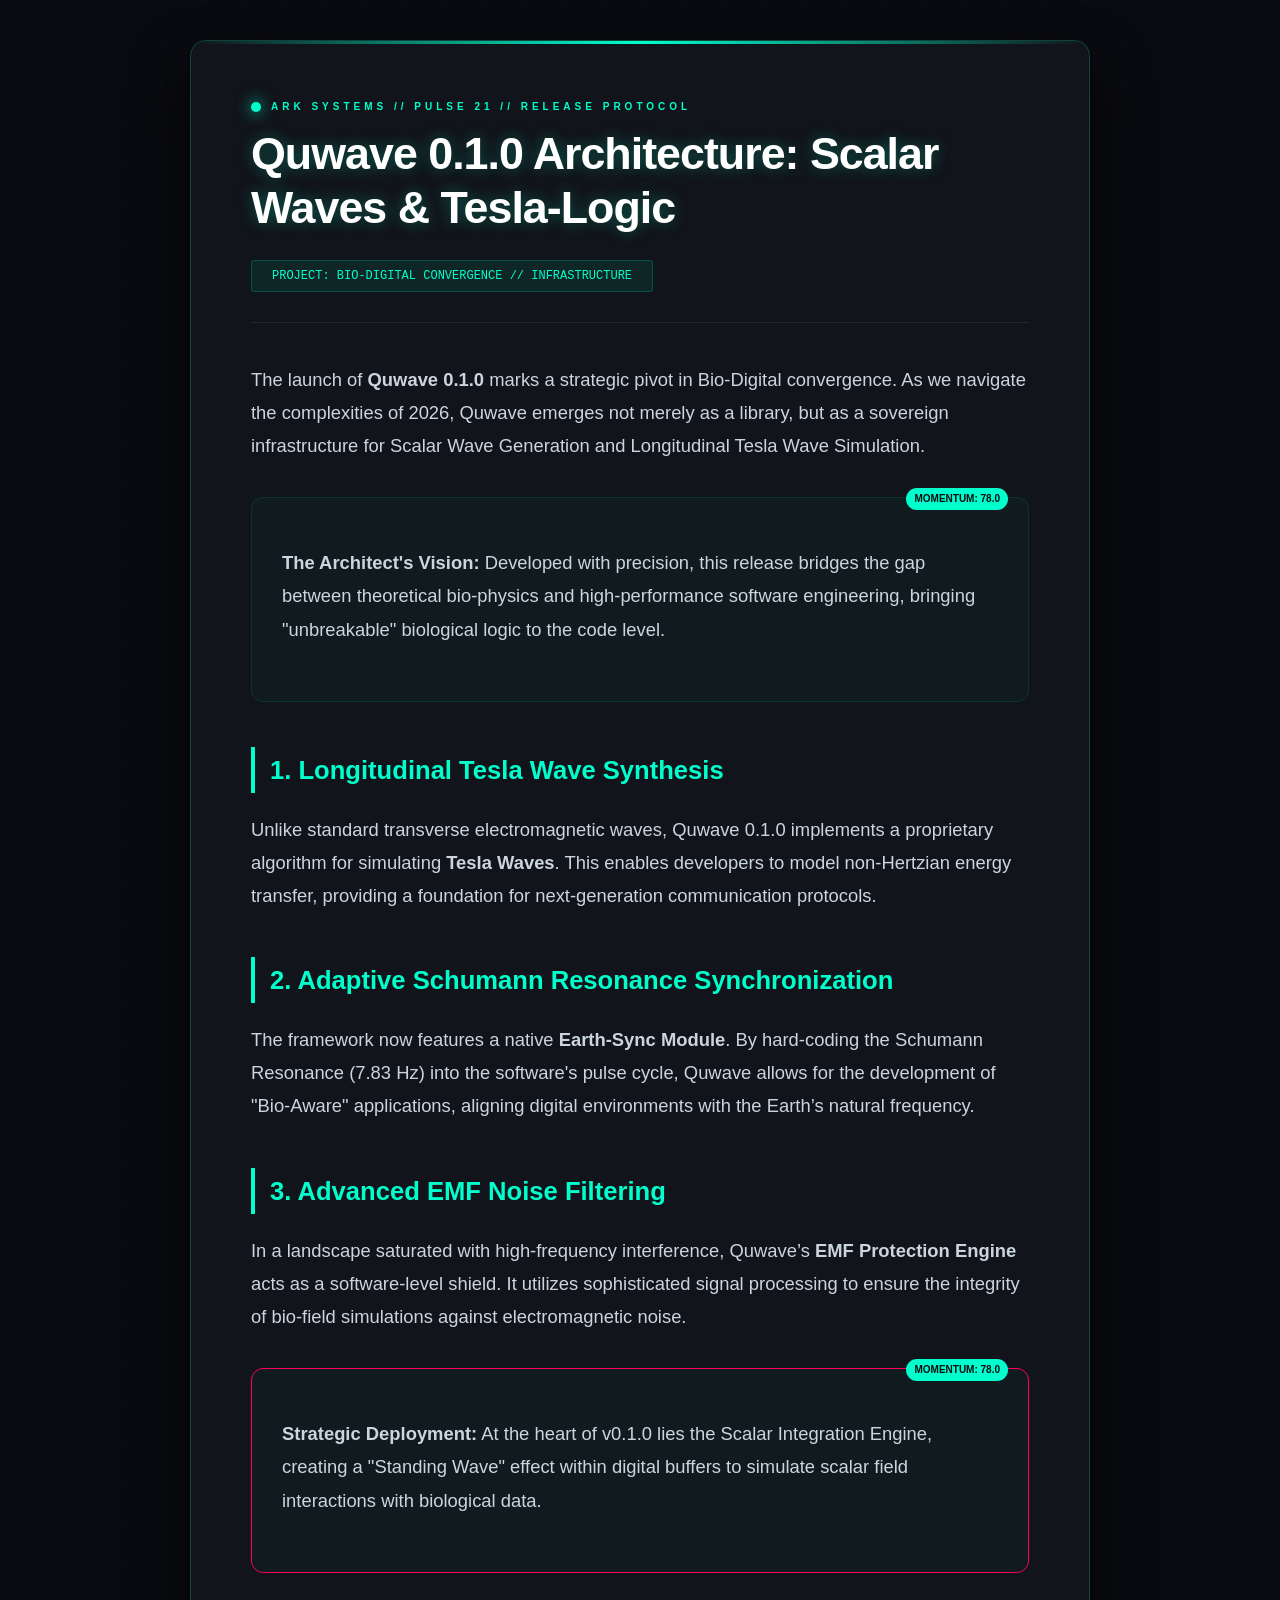
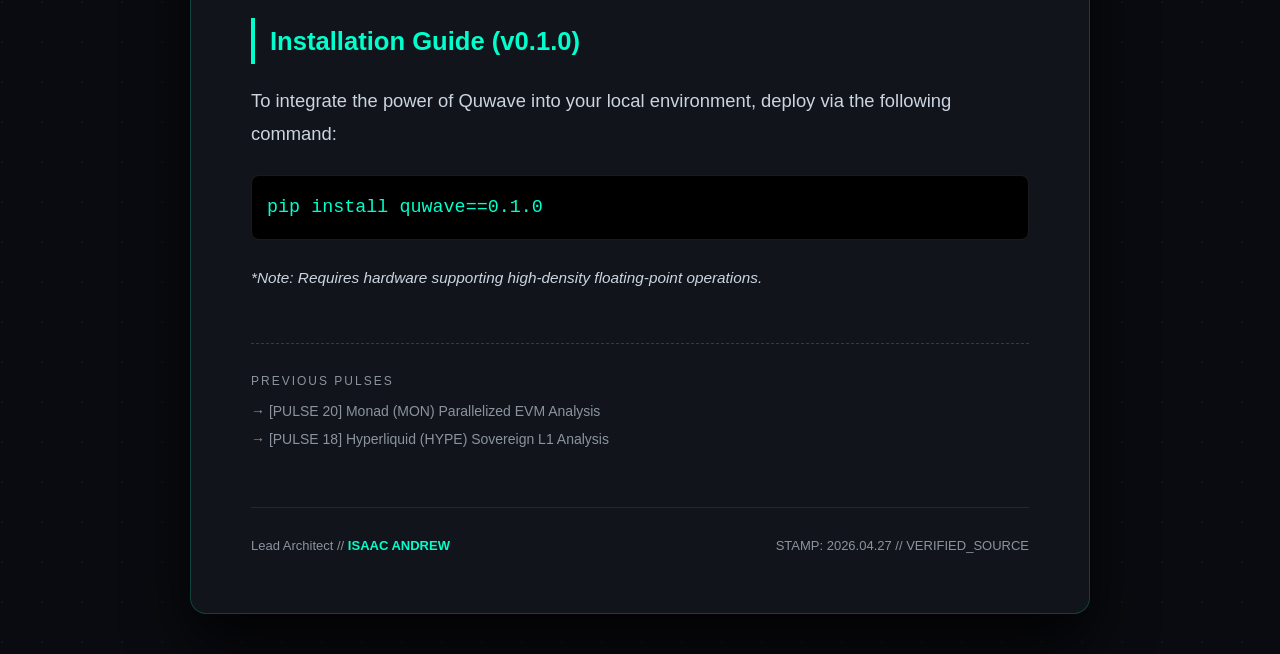
<file: index.html>
<!DOCTYPE html>
<html lang="en">
<head>
    <meta charset="UTF-8">
    <meta name="viewport" content="width=device-width, initial-scale=1.0">
    
    <meta name="google-site-verification" content="bFFL1v5UV4jq7AaGxsNXgGcElY2T2D9jchR-LNJZssk" />

    <title>Quwave 0.1.0 Guide: Scalar Waves & Tesla Tech Revolution (2026)</title>
    <meta name="description" content="Unleash the power of Quwave 0.1.0. The leading 2026 open-source library for Scalar Wave simulation, Tesla Wave modeling, and digital EMF protection. Authored by Isaac Andrew.">
    <meta name="keywords" content="Quwave 0.1.0, Scalar Wave Simulation, Tesla Waves, Bio-Field Tech, Isaac Andrew, Ark Protocol, Schumann Resonance Software, EMF Protection">
    
    <script type="application/ld+json">
    {
      "@context": "https://schema.org",
      "@type": "TechnicalArticle",
      "headline": "Quwave 0.1.0 Architecture: Scalar Waves and Tesla-Logic in 2026",
      "description": "A strategic pivot in Bio-Digital convergence through Scalar Wave Generation and Longitudinal Tesla Wave Simulation.",
      "author": {
        "@type": "Person",
        "name": "Isaac Andrew",
        "jobTitle": "Lead Architect",
        "url": "https://ark-systems.net"
      },
      "publisher": {
        "@type": "Organization",
        "name": "Ark Systems"
      },
      "datePublished": "2026-04-27",
      "softwareHelp": {
        "@type": "SoftwareApplication",
        "name": "Quwave",
        "softwareVersion": "0.1.0",
        "applicationCategory": "Bio-Physics Simulation"
      }
    }
    </script>

    <style>
        :root {
            --primary: #00ffcc; 
            --bg: #0a0b10;
            --surface: #11141a;
            --text: #e6edf3;
            --dim: #8b949e;
            --accent: #ff0055;
            --border: rgba(0, 255, 204, 0.2);
        }

        * { box-sizing: border-box; -webkit-font-smoothing: antialiased; }

        body {
            font-family: 'Inter', 'Segoe UI', sans-serif;
            background-color: var(--bg);
            background-image: radial-gradient(circle at 2px 2px, rgba(0, 255, 204, 0.05) 1px, transparent 0);
            background-size: 40px 40px;
            color: var(--text);
            margin: 0;
            display: flex;
            justify-content: center;
            align-items: center;
            min-height: 100vh;
            padding: 40px 20px;
        }

        .container {
            width: 100%;
            max-width: 900px;
            background: var(--surface);
            padding: 60px;
            border-radius: 16px;
            box-shadow: 0 30px 60px rgba(0,0,0,0.8);
            border: 1px solid var(--border);
            position: relative;
            overflow: hidden;
            backdrop-filter: blur(10px);
        }

        .container::before {
            content: "";
            position: absolute;
            top: 0;
            left: 0;
            width: 100%;
            height: 3px;
            background: linear-gradient(90deg, transparent, var(--primary), transparent);
            animation: scan 4s cubic-bezier(0.4, 0, 0.2, 1) infinite;
        }

        @keyframes scan {
            0% { transform: translateX(-100%); }
            100% { transform: translateX(100%); }
        }

        header {
            border-bottom: 1px solid rgba(139, 148, 158, 0.15);
            padding-bottom: 30px;
            margin-bottom: 40px;
        }

        .system-status {
            font-size: 10px;
            text-transform: uppercase;
            color: var(--primary);
            letter-spacing: 4px;
            font-weight: 900;
            display: flex;
            align-items: center;
            gap: 10px;
            margin-bottom: 15px;
        }

        .pulse-dot {
            width: 10px; height: 10px;
            background: var(--primary);
            border-radius: 50%;
            box-shadow: 0 0 15px var(--primary);
            animation: pulse 2s infinite;
        }

        @keyframes pulse {
            0% { transform: scale(1); opacity: 1; }
            50% { transform: scale(1.4); opacity: 0.4; }
            100% { transform: scale(1); opacity: 1; }
        }

        h1 { font-size: 2.8rem; margin: 0; color: #fff; font-weight: 800; letter-spacing: -1px; line-height: 1.2; }

        .keyword-badge {
            display: inline-flex;
            align-items: center;
            background: rgba(0, 255, 204, 0.08);
            color: var(--primary);
            padding: 8px 20px;
            border-radius: 4px;
            font-size: 12px;
            font-family: monospace;
            border: 1px solid var(--border);
            margin-top: 25px;
            text-transform: uppercase;
        }

        .content { line-height: 1.8; font-size: 1.15rem; color: #cbd5e0; text-align: left; }
        .content p { margin-bottom: 25px; }
        .content h2 { color: var(--primary); font-size: 1.6rem; margin: 45px 0 20px 0; border-left: 4px solid var(--primary); padding-left: 15px; }
        
        .tech-box {
            background: rgba(0, 255, 204, 0.03);
            border: 1px solid rgba(0, 255, 204, 0.1);
            padding: 30px;
            border-radius: 12px;
            margin: 35px 0;
            position: relative;
        }

        .tech-box::after {
            content: "MOMENTUM: 78.0";
            position: absolute;
            top: -10px;
            right: 20px;
            background: var(--primary);
            color: var(--bg);
            font-size: 10px;
            font-weight: 900;
            padding: 2px 8px;
            border-radius: 20px;
        }

        code {
            background: #000;
            color: var(--primary);
            padding: 15px;
            display: block;
            border-radius: 8px;
            font-family: 'Fira Code', monospace;
            margin: 20px 0;
            border: 1px solid rgba(255, 255, 255, 0.1);
        }

        .history-section {
            margin-top: 50px;
            padding-top: 30px;
            border-top: 1px dashed rgba(139, 148, 158, 0.3);
        }

        .history-title { font-size: 12px; text-transform: uppercase; color: var(--dim); letter-spacing: 2px; margin-bottom: 15px; }
        
        .pulse-link {
            display: block;
            color: var(--dim);
            text-decoration: none;
            font-size: 14px;
            margin-bottom: 12px;
            transition: 0.3s;
        }

        .pulse-link:hover { color: var(--primary); padding-left: 10px; }

        footer {
            margin-top: 60px;
            padding-top: 30px;
            border-top: 1px solid rgba(139, 148, 158, 0.15);
            font-size: 13px;
            color: var(--dim);
            display: flex;
            justify-content: space-between;
            align-items: center;
        }

        .signature { color: var(--primary); font-weight: 700; text-transform: uppercase; }
        .glow-effect { text-shadow: 0 0 15px rgba(0, 255, 204, 0.3); }

        @media (max-width: 768px) {
            .container { padding: 30px; }
            h1 { font-size: 2rem; }
            footer { flex-direction: column; gap: 15px; text-align: center; }
        }
    </style>
</head>
<body>
    <div class="container">
        <header>
            <div class="system-status">
                <span class="pulse-dot"></span>
                Ark Systems // Pulse 21 // Release Protocol
            </div>
            <h1 class="glow-effect">Quwave 0.1.0 Architecture: Scalar Waves & Tesla-Logic</h1>
            <div class="keyword-badge">Project: Bio-Digital Convergence // Infrastructure</div>
        </header>

        <main class="content">
            <p>The launch of <strong>Quwave 0.1.0</strong> marks a strategic pivot in Bio-Digital convergence. As we navigate the complexities of 2026, Quwave emerges not merely as a library, but as a sovereign infrastructure for Scalar Wave Generation and Longitudinal Tesla Wave Simulation.</p>

            <div class="tech-box">
                <p><strong>The Architect's Vision:</strong> Developed with precision, this release bridges the gap between theoretical bio-physics and high-performance software engineering, bringing "unbreakable" biological logic to the code level.</p>
            </div>

            <h2>1. Longitudinal Tesla Wave Synthesis</h2>
            <p>Unlike standard transverse electromagnetic waves, Quwave 0.1.0 implements a proprietary algorithm for simulating <strong>Tesla Waves</strong>. This enables developers to model non-Hertzian energy transfer, providing a foundation for next-generation communication protocols.</p>

            <h2>2. Adaptive Schumann Resonance Synchronization</h2>
            <p>The framework now features a native <strong>Earth-Sync Module</strong>. By hard-coding the Schumann Resonance (7.83 Hz) into the software's pulse cycle, Quwave allows for the development of "Bio-Aware" applications, aligning digital environments with the Earth’s natural frequency.</p>

            <h2>3. Advanced EMF Noise Filtering</h2>
            <p>In a landscape saturated with high-frequency interference, Quwave’s <strong>EMF Protection Engine</strong> acts as a software-level shield. It utilizes sophisticated signal processing to ensure the integrity of bio-field simulations against electromagnetic noise.</p>

            <div class="tech-box" style="border-color: var(--accent);">
                <p><strong>Strategic Deployment:</strong> At the heart of v0.1.0 lies the Scalar Integration Engine, creating a "Standing Wave" effect within digital buffers to simulate scalar field interactions with biological data.</p>
            </div>

            <h2>Installation Guide (v0.1.0)</h2>
            <p>To integrate the power of Quwave into your local environment, deploy via the following command:</p>
            <code>pip install quwave==0.1.0</code>
            <p><small><em>*Note: Requires hardware supporting high-density floating-point operations.</em></small></p>
        </main>

        <section class="history-section">
            <div class="history-title">Previous Pulses</div>
            <a href="#" class="pulse-link">→ [PULSE 20] Monad (MON) Parallelized EVM Analysis</a>
            <a href="#" class="pulse-link">→ [PULSE 18] Hyperliquid (HYPE) Sovereign L1 Analysis</a>
        </section>

        <footer>
            <div>Lead Architect // <span class="signature">Isaac Andrew</span></div>
            <div>STAMP: 2026.04.27 // VERIFIED_SOURCE</div>
        </footer>
    </div>
</body>
</html>
</file>
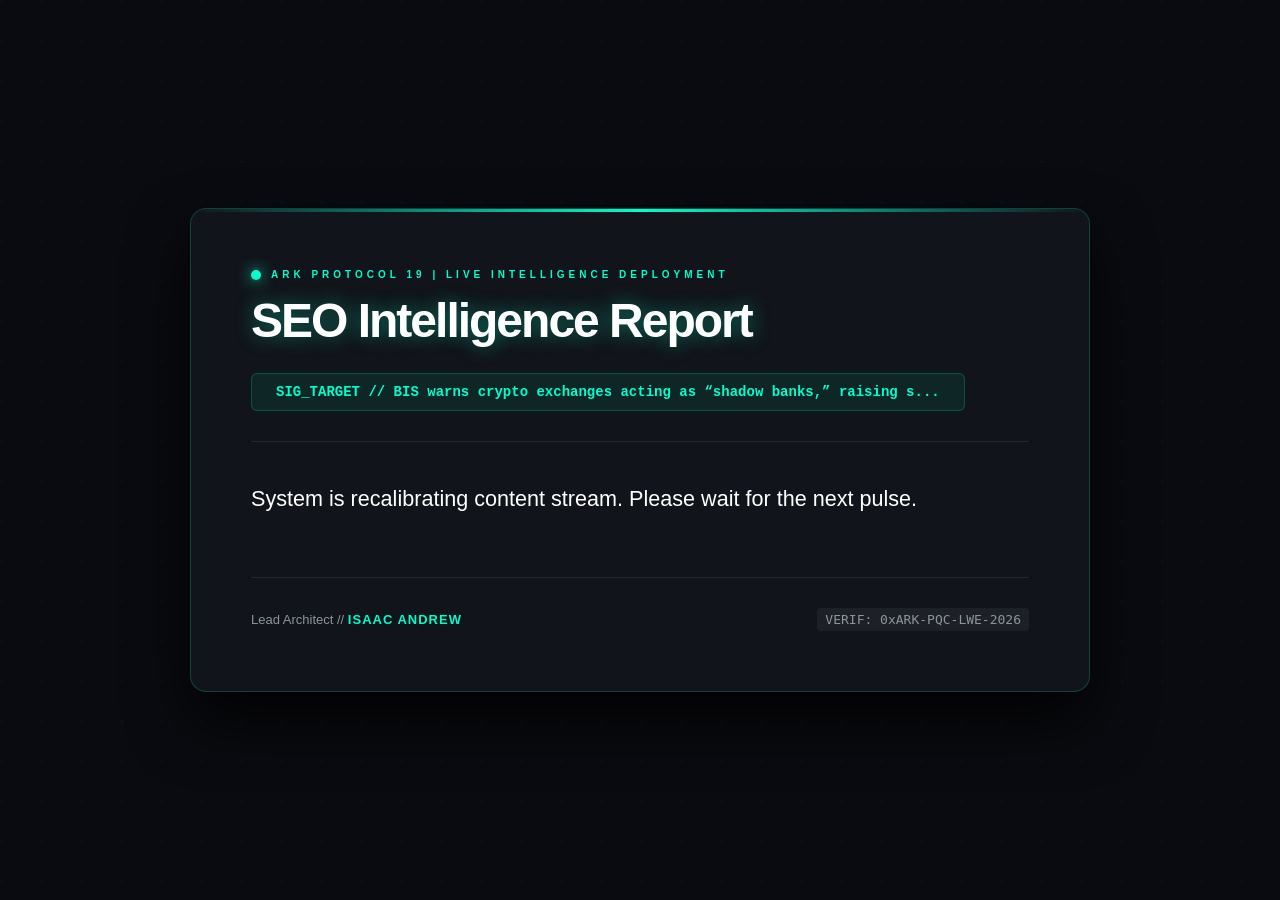
<file: agent/index.html>
<!DOCTYPE html>
<html lang="en">
<head>
    <meta charset="UTF-8">
    <meta name="viewport" content="width=device-width, initial-scale=1.0">
    <title>Ark Systems | SEO Pulse Engine</title>
    <style>
        :root {
            --primary: #00ffcc; 
            --bg: #0a0b10;
            --surface: #11141a;
            --text: #e6edf3;
            --dim: #8b949e;
            --accent: #0088ff;
            --border: rgba(0, 255, 204, 0.2);
        }

        * {
            box-sizing: border-box;
            -webkit-font-smoothing: antialiased;
        }

        body {
            font-family: 'Inter', 'Segoe UI', Roboto, Helvetica, Arial, sans-serif;
            background-color: var(--bg);
            background-image: 
                radial-gradient(circle at 2px 2px, rgba(0, 255, 204, 0.05) 1px, transparent 0);
            background-size: 40px 40px;
            color: var(--text);
            margin: 0;
            display: flex;
            justify-content: center;
            align-items: center;
            min-height: 100vh;
            padding: 20px;
        }

        .container {
            width: 100%;
            max-width: 900px;
            background: var(--surface);
            padding: 60px;
            border-radius: 16px;
            box-shadow: 0 30px 60px rgba(0,0,0,0.8);
            border: 1px solid var(--border);
            position: relative;
            overflow: hidden;
            backdrop-filter: blur(10px);
        }

        /* Top Scanning Line */
        .container::before {
            content: "";
            position: absolute;
            top: 0;
            left: 0;
            width: 100%;
            height: 3px;
            background: linear-gradient(90deg, transparent, var(--primary), transparent);
            animation: scan 4s cubic-bezier(0.4, 0, 0.2, 1) infinite;
        }

        @keyframes scan {
            0% { transform: translateX(-100%); }
            100% { transform: translateX(100%); }
        }

        header {
            border-bottom: 1px solid rgba(139, 148, 158, 0.15);
            padding-bottom: 30px;
            margin-bottom: 40px;
        }

        .system-status {
            font-size: 10px;
            text-transform: uppercase;
            color: var(--primary);
            letter-spacing: 4px;
            font-weight: 900;
            display: flex;
            align-items: center;
            gap: 10px;
            margin-bottom: 15px;
        }

        .pulse-dot {
            width: 10px;
            height: 10px;
            background: var(--primary);
            border-radius: 50%;
            box-shadow: 0 0 15px var(--primary);
            animation: pulse 2s infinite;
        }

        @keyframes pulse {
            0% { transform: scale(1); opacity: 1; }
            50% { transform: scale(1.4); opacity: 0.4; }
            100% { transform: scale(1); opacity: 1; }
        }

        h1 {
            font-size: 3rem;
            margin: 0;
            color: #fff;
            font-weight: 800;
            letter-spacing: -2px;
            line-height: 1.1;
        }

        .keyword-badge {
            display: inline-flex;
            align-items: center;
            background: rgba(0, 255, 204, 0.08);
            color: var(--primary);
            padding: 10px 24px;
            border-radius: 6px;
            font-size: 14px;
            font-family: 'Fira Code', 'Courier New', monospace;
            border: 1px solid var(--border);
            margin-top: 25px;
            font-weight: 600;
        }

        .content {
            line-height: 1.85;
            font-size: 1.2rem;
            color: #cbd5e0;
            animation: fadeIn 1s ease-out;
        }

        @keyframes fadeIn {
            from { opacity: 0; transform: translateY(10px); }
            to { opacity: 1; transform: translateY(0); }
        }

        /* تحسين شكل الفقرات القادمة من الكود */
        .content p {
            margin-bottom: 30px;
            text-align: left;
        }

        .content p:first-of-type {
            font-size: 1.35rem;
            color: #fff;
            font-weight: 500;
            line-height: 1.6;
        }

        footer {
            margin-top: 60px;
            padding-top: 30px;
            border-top: 1px solid rgba(139, 148, 158, 0.15);
            font-size: 13px;
            color: var(--dim);
            display: flex;
            justify-content: space-between;
            align-items: center;
        }

        .signature {
            color: var(--primary);
            font-weight: 700;
            text-transform: uppercase;
            letter-spacing: 1px;
        }

        .verify-code {
            font-family: monospace;
            background: rgba(255,255,255,0.05);
            padding: 4px 8px;
            border-radius: 4px;
        }

        .glow-effect {
            text-shadow: 0 0 20px rgba(0, 255, 204, 0.4);
        }

        /* Responsive */
        @media (max-width: 768px) {
            .container { padding: 30px; }
            h1 { font-size: 2.2rem; }
            .content { font-size: 1.1rem; }
            footer { flex-direction: column; gap: 15px; text-align: center; }
        }
    </style>
</head>
<body>
    <div class="container">
        <header>
            <div class="system-status">
                <span class="pulse-dot"></span>
                Ark Protocol 19 | Live Intelligence Deployment
            </div>
            <h1 class="glow-effect">SEO Intelligence Report</h1>
            <div class="keyword-badge">SIG_TARGET // BIS warns crypto exchanges acting as “shadow banks,” raising s...</div>
        </header>

        <main class="content">
            <p>System is recalibrating content stream. Please wait for the next pulse.</p>
        </main>

        <footer>
            <div>Lead Architect // <span class="signature">Isaac Andrew</span></div>
            <div class="verify-code">VERIF: 0xARK-PQC-LWE-2026</div>
        </footer>
    </div>
</body>
</html>
</file>
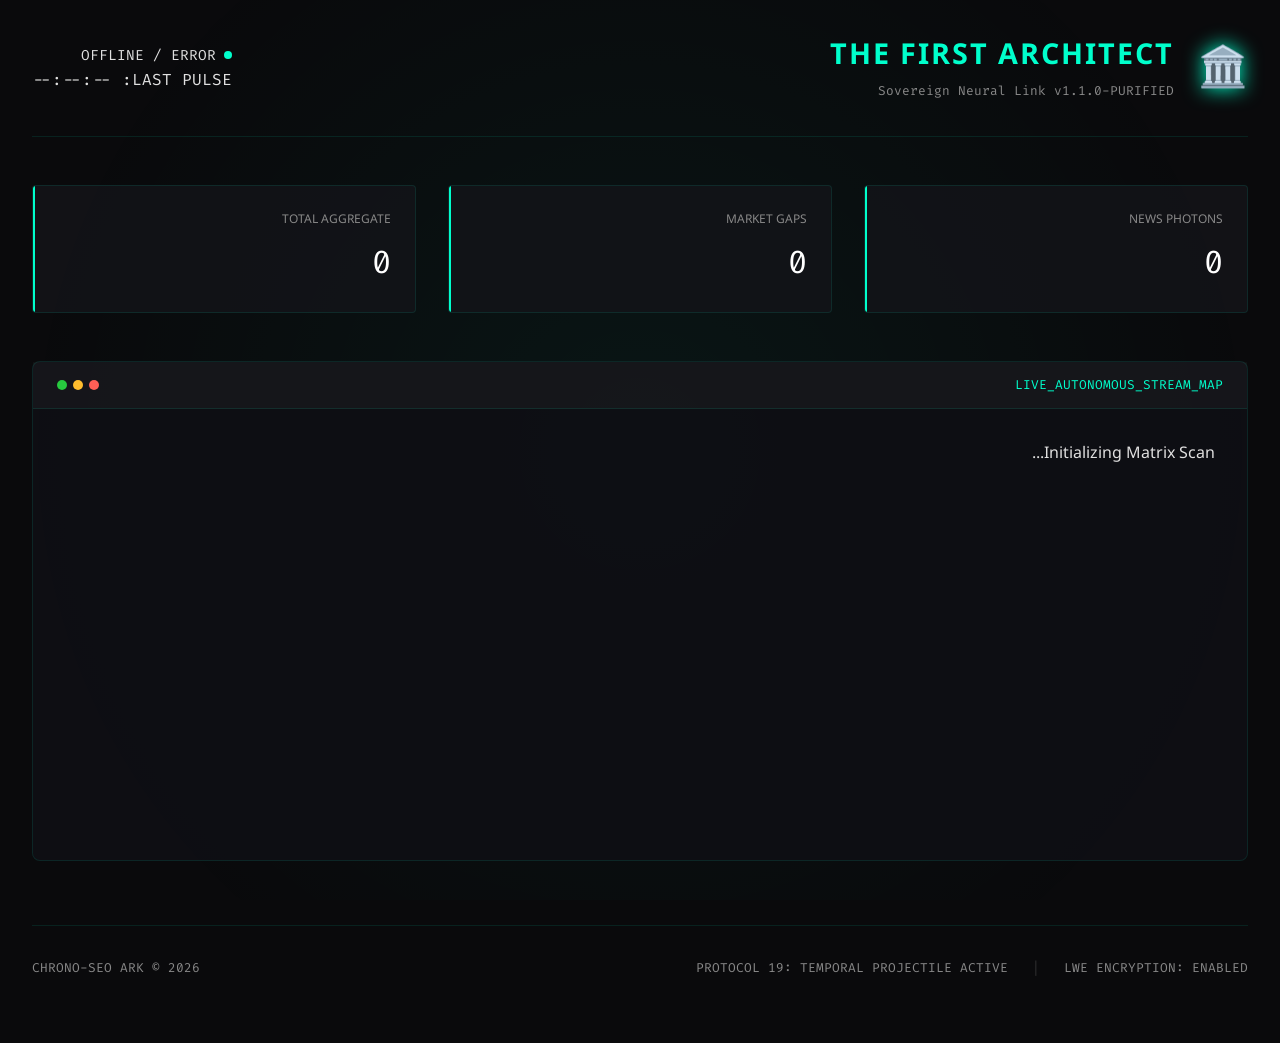
<file: interface/index.html>
<!DOCTYPE html>
<html lang="ar" dir="rtl">
<head>
    <meta charset="UTF-8">
    <meta name="viewport" content="width=device-width, initial-scale=1.0">
    <title>ARK-SYSTEMS | Sovereign Neural Dashboard</title>
    <link href="https://fonts.googleapis.com/css2?family=Fira+Code:wght@300;500&family=Noto+Sans+Arabic:wght@400;700&display=swap" rel="stylesheet">
    <link rel="stylesheet" href="style.css">
</head>
<body>
    <div class="glass-overlay"></div>
    
    <div id="ark-container">
        <header class="main-header">
            <div class="logo-area">
                <div class="ark-logo">🏛️</div>
                <div class="title-wrap">
                    <h1>THE FIRST ARCHITECT</h1>
                    <span class="sub-title">Sovereign Neural Link v1.1.0-PURIFIED</span>
                </div>
            </div>
            <div class="system-status">
                <div class="status-indicator">
                    <span class="blink-dot"></span>
                    <span id="status-text">SYNCHRONIZING WITH VAULT...</span>
                </div>
                <div class="timestamp" id="last-pulse">LAST PULSE: --:--:--</div>
            </div>
        </header>

        <section class="stats-grid">
            <div class="stat-card" data-sector="news">
                <span class="label">NEWS PHOTONS</span>
                <span class="value" id="count-news">0</span>
            </div>
            <div class="stat-card" data-sector="market">
                <span class="label">MARKET GAPS</span>
                <span class="value" id="count-market">0</span>
            </div>
            <div class="stat-card" data-sector="total">
                <span class="label">TOTAL AGGREGATE</span>
                <span class="value" id="count-total">0</span>
            </div>
        </section>

        <main class="pulse-core">
            <div class="terminal-header">
                <span class="term-title">LIVE_AUTONOMOUS_STREAM_MAP</span>
                <div class="controls">
                    <span class="dot red"></span>
                    <span class="dot yellow"></span>
                    <span class="dot green"></span>
                </div>
            </div>
            
            <div id="ark-seo-pulse" class="pulse-display-grid">
                <div class="initial-loader">Initializing Matrix Scan...</div>
            </div>
        </main>

        <footer class="main-footer">
            <div class="footer-info">
                <span>PROTOCOL 19: TEMPORAL PROJECTILE ACTIVE</span>
                <span class="separator">|</span>
                <span>LWE ENCRYPTION: ENABLED</span>
            </div>
            <div class="ark-brand">CHRONO-SEO ARK © 2026</div>
        </footer>
    </div>

    <script src="../integration/client_bridge.js"></script>
</body>
</html>
</file>
<file: interface/style.css>
/* * ARK-SYSTEMS: Neural Dashboard Style 
 * Version: 1.1.0-PURIFIED 
 * Theme: Sovereign Dark / Matrix Neon 
 */

:root {
    --ark-bg: #0a0a0c;
    --ark-glass: rgba(20, 20, 25, 0.8);
    --ark-neon: #00ffcc;
    --ark-gold: #d4af37;
    --ark-text: #e0e0e0;
    --ark-dim: #888888;
    --ark-red: #ff4d4d;
    --ark-border: rgba(0, 255, 204, 0.1);
    --font-mono: 'Fira Code', monospace;
}

* {
    margin: 0;
    padding: 0;
    box-sizing: border-box;
}

body {
    background-color: var(--ark-bg);
    color: var(--ark-text);
    font-family: 'Noto Sans Arabic', sans-serif;
    overflow-x: hidden;
    line-height: 1.6;
}

/* Background Overlay Effect */
.glass-overlay {
    position: fixed;
    top: 0;
    left: 0;
    width: 100%;
    height: 100%;
    background: radial-gradient(circle at 50% 50%, rgba(0, 255, 204, 0.05) 0%, transparent 80%);
    pointer-events: none;
    z-index: -1;
}

#ark-container {
    max-width: 1400px;
    margin: 0 auto;
    padding: 2rem;
}

/* Header Architecture */
.main-header {
    display: flex;
    justify-content: space-between;
    align-items: center;
    padding-bottom: 2rem;
    border-bottom: 1px solid var(--ark-border);
    margin-bottom: 3rem;
}

.logo-area {
    display: flex;
    align-items: center;
    gap: 1.5rem;
}

.ark-logo {
    font-size: 2.5rem;
    filter: drop-shadow(0 0 10px var(--ark-neon));
}

.title-wrap h1 {
    font-size: 1.8rem;
    letter-spacing: 2px;
    color: var(--ark-neon);
    font-weight: 700;
}

.sub-title {
    font-family: var(--font-mono);
    font-size: 0.8rem;
    color: var(--ark-dim);
}

/* Status Indicators */
.system-status {
    text-align: left;
    font-family: var(--font-mono);
}

.status-indicator {
    display: flex;
    align-items: center;
    gap: 0.5rem;
    font-size: 0.9rem;
}

.blink-dot {
    width: 8px;
    height: 8px;
    background-color: var(--ark-neon);
    border-radius: 50%;
    animation: pulse-ring 1.5s infinite;
}

@keyframes pulse-ring {
    0% { transform: scale(0.8); opacity: 0.5; }
    50% { transform: scale(1.2); opacity: 1; }
    100% { transform: scale(0.8); opacity: 0.5; }
}

/* Stats Grid */
.stats-grid {
    display: grid;
    grid-template-columns: repeat(3, 1fr);
    gap: 2rem;
    margin-bottom: 3rem;
}

.stat-card {
    background: var(--ark-glass);
    padding: 1.5rem;
    border: 1px solid var(--ark-border);
    border-radius: 4px;
    position: relative;
    overflow: hidden;
}

.stat-card::before {
    content: "";
    position: absolute;
    top: 0;
    left: 0;
    width: 2px;
    height: 100%;
    background: var(--ark-neon);
}

.stat-card .label {
    display: block;
    font-size: 0.75rem;
    color: var(--ark-dim);
    margin-bottom: 0.5rem;
}

.stat-card .value {
    font-family: var(--font-mono);
    font-size: 2rem;
    color: #fff;
}

/* Pulse Core Display */
.pulse-core {
    background: rgba(15, 15, 20, 0.9);
    border: 1px solid var(--ark-border);
    border-radius: 8px;
    min-height: 500px;
}

.terminal-header {
    background: rgba(255, 255, 255, 0.03);
    padding: 0.8rem 1.5rem;
    display: flex;
    justify-content: space-between;
    align-items: center;
    border-bottom: 1px solid var(--ark-border);
}

.term-title {
    font-family: var(--font-mono);
    font-size: 0.8rem;
    color: var(--ark-neon);
}

.controls {
    display: flex;
    gap: 6px;
}

.dot { width: 10px; height: 10px; border-radius: 50%; }
.red { background: #ff5f56; }
.yellow { background: #ffbd2e; }
.green { background: #27c93f; }

/* Pulse Grid & Tags */
.pulse-display-grid {
    padding: 2rem;
    display: flex;
    flex-wrap: wrap;
    gap: 1rem;
}

.ark-tag-wrapper {
    transition: transform 0.2s ease;
}

.ark-tag {
    display: inline-block;
    padding: 0.5rem 1rem;
    background: rgba(0, 255, 204, 0.05);
    border: 1px solid rgba(0, 255, 204, 0.2);
    border-radius: 20px;
    font-family: var(--font-mono);
    font-size: 0.9rem;
    cursor: default;
    transition: all 0.3s ease;
}

.ark-tag-elite {
    border-color: var(--ark-neon);
    color: var(--ark-neon);
    box-shadow: 0 0 15px rgba(0, 255, 204, 0.2);
    font-weight: 500;
}

.ark-tag:hover {
    background: var(--ark-neon);
    color: var(--ark-bg);
    transform: translateY(-3px);
}

/* Footer Section */
.main-footer {
    margin-top: 4rem;
    padding: 2rem 0;
    border-top: 1px solid var(--ark-border);
    display: flex;
    justify-content: space-between;
    align-items: center;
    color: var(--ark-dim);
    font-size: 0.8rem;
    font-family: var(--font-mono);
}

.separator { margin: 0 1rem; color: #333; }

/* Responsive Architecture */
@media (max-width: 768px) {
    .stats-grid { grid-template-columns: 1fr; }
    .main-header { flex-direction: column; text-align: center; gap: 1rem; }
    .system-status { text-align: center; }
}
</file>
